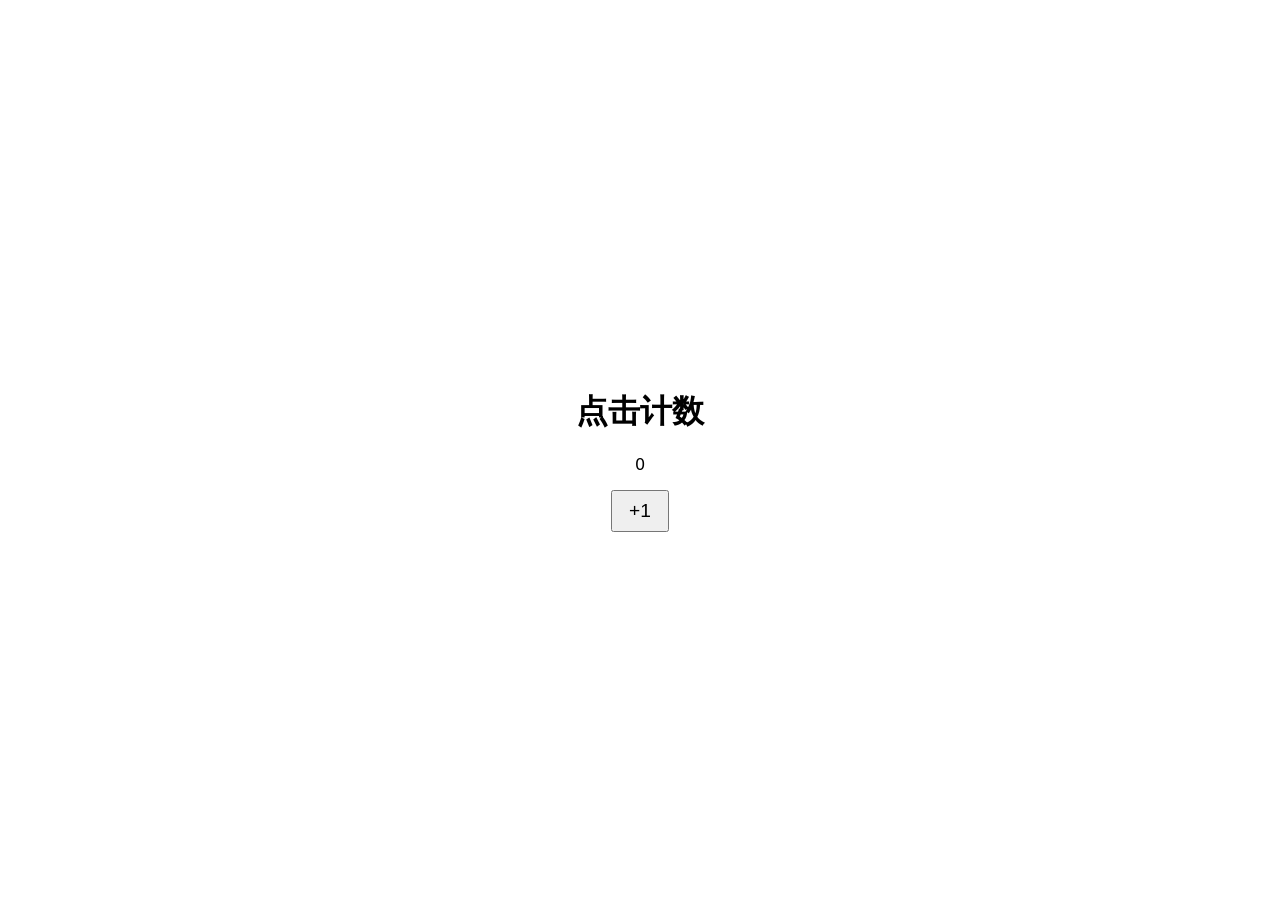
<file: index.html>
<!DOCTYPE html>
<html lang="zh-CN">
<head>
  <meta charset="UTF-8">
  <meta name="viewport" content="width=device-width, initial-scale=1.0">
  <title>web-demos · 计数器</title>
  <style>
    body { font-family: system-ui, sans-serif; display: grid; place-items: center; height: 100vh; margin: 0; }
    .card { text-align: center; }
    button { font-size: 1.2rem; padding: .5rem 1rem; cursor: pointer; }
  </style>
</head>
<body>
  <div class="card">
    <h1>点击计数</h1>
    <p id="count">0</p>
    <button id="btn">+1</button>
  </div>
  <script src="app.js"></script>
</body>
</html>
</file>
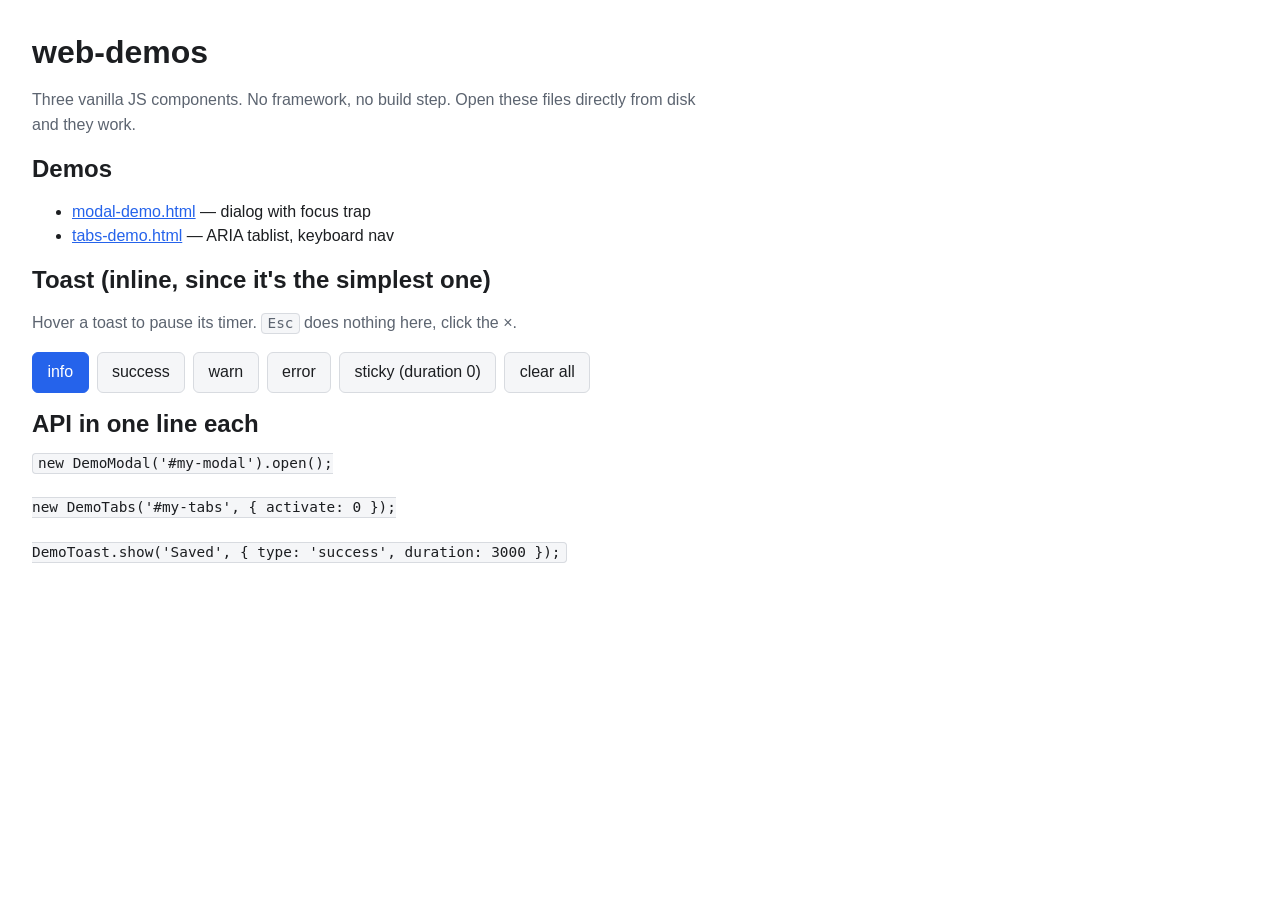
<file: examples/index.html>
<!DOCTYPE html>
<html lang="en">
<head>
  <meta charset="utf-8">
  <meta name="viewport" content="width=device-width, initial-scale=1">
  <title>web-demos</title>
  <link rel="stylesheet" href="../styles/base.css">
</head>
<body>
  <h1>web-demos</h1>
  <p class="muted">
    Three vanilla JS components. No framework, no build step. Open these files
    directly from disk and they work.
  </p>

  <div class="stack">
    <div>
      <h2>Demos</h2>
      <ul>
        <li><a href="modal-demo.html">modal-demo.html</a> &mdash; dialog with focus trap</li>
        <li><a href="tabs-demo.html">tabs-demo.html</a> &mdash; ARIA tablist, keyboard nav</li>
      </ul>
    </div>

    <div>
      <h2>Toast (inline, since it's the simplest one)</h2>
      <p class="muted">Hover a toast to pause its timer. <kbd>Esc</kbd> does nothing here, click the &times;.</p>
      <div class="row">
        <button class="btn btn--primary" data-toast="info">info</button>
        <button class="btn" data-toast="success">success</button>
        <button class="btn" data-toast="warn">warn</button>
        <button class="btn" data-toast="error">error</button>
        <button class="btn" id="sticky">sticky (duration 0)</button>
        <button class="btn" id="clear">clear all</button>
      </div>
    </div>

    <div>
      <h2>API in one line each</h2>
      <pre><code>new DemoModal('#my-modal').open();

new DemoTabs('#my-tabs', { activate: 0 });

DemoToast.show('Saved', { type: 'success', duration: 3000 });</code></pre>
    </div>
  </div>

  <script src="../components/toast.js"></script>
  <script>
    (function () {
      var messages = {
        info: 'Heads up, this is an info toast.',
        success: 'Saved. 3 rows written.',
        warn: 'Retrying in 5s. This is the 2nd attempt.',
        error: 'Upload failed: 413 Payload Too Large.'
      };

      document.querySelectorAll('[data-toast]').forEach(function (btn) {
        btn.addEventListener('click', function () {
          var type = btn.getAttribute('data-toast');
          DemoToast.show(messages[type], { type: type });
        });
      });

      document.getElementById('sticky').addEventListener('click', function () {
        DemoToast.show('This one stays until you close it.', { duration: 0 });
      });

      document.getElementById('clear').addEventListener('click', function () {
        DemoToast.clear();
      });
    })();
  </script>
</body>
</html>
</file>
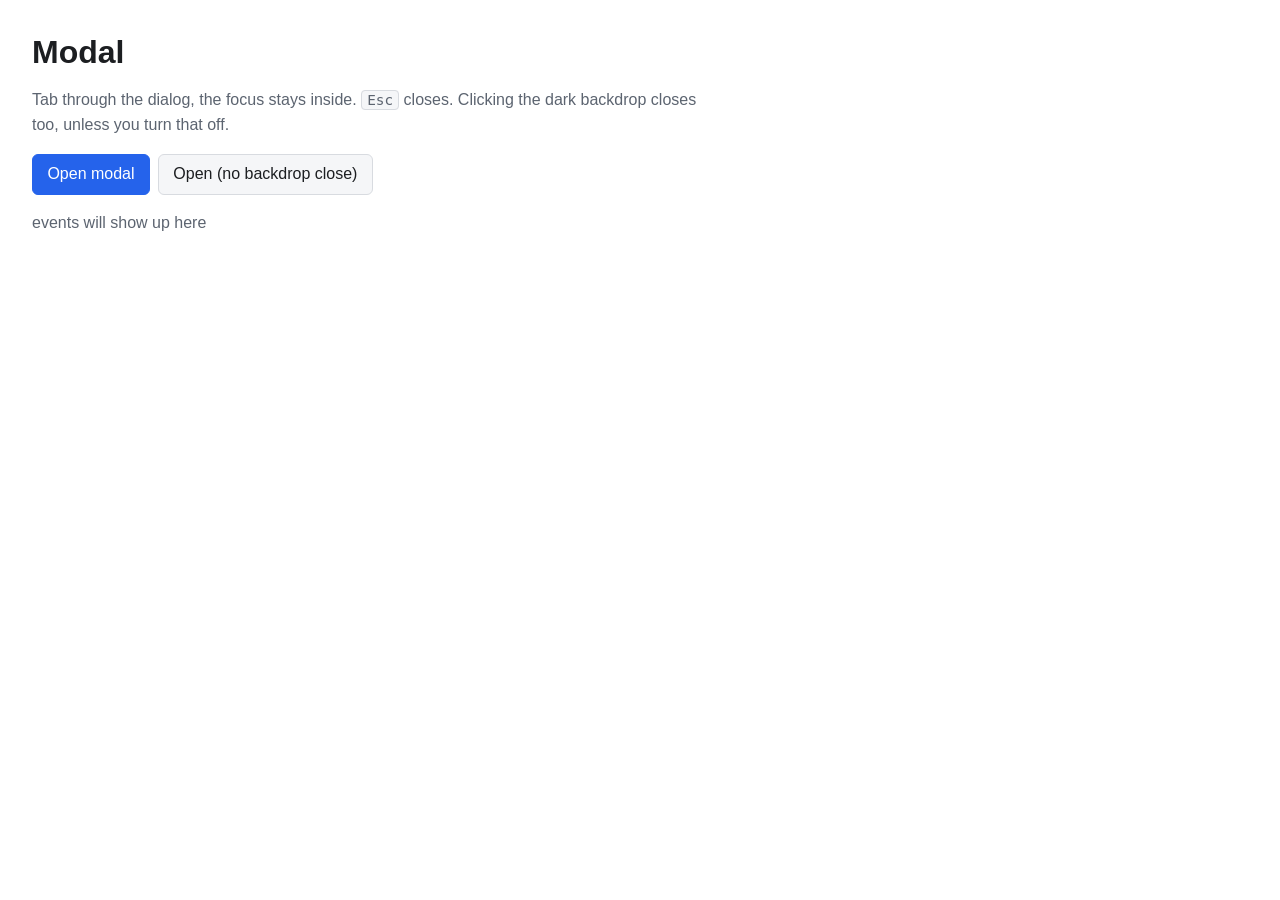
<file: examples/modal-demo.html>
<!DOCTYPE html>
<html lang="en">
<head>
  <meta charset="utf-8">
  <meta name="viewport" content="width=device-width, initial-scale=1">
  <title>modal demo</title>
  <link rel="stylesheet" href="../styles/base.css">
</head>
<body>
  <h1>Modal</h1>
  <p class="muted">
    Tab through the dialog, the focus stays inside. <kbd>Esc</kbd> closes.
    Clicking the dark backdrop closes too, unless you turn that off.
  </p>

  <div class="row">
    <button class="btn btn--primary" id="open-basic">Open modal</button>
    <button class="btn" id="open-no-backdrop">Open (no backdrop close)</button>
  </div>

  <p class="muted" id="log">events will show up here</p>

  <!-- A dialog with a couple of focusable elements so the trap is visible. -->
  <div class="modal" id="basic-modal" hidden>
    <div class="modal__dialog" role="dialog" aria-modal="true" aria-labelledby="basic-title">
      <h2 id="basic-title">Delete this record?</h2>
      <p>
        This is a demo, nothing gets deleted. The point is that focus starts on
        the first control, Tab wraps, and it goes back to the button you came from.
      </p>
      <div class="row">
        <button class="btn" data-modal-close>Cancel</button>
        <button class="btn btn--primary" id="confirm">Delete</button>
      </div>
    </div>
  </div>

  <!-- Same thing, but backdrop clicks do nothing. -->
  <div class="modal" id="strict-modal" hidden>
    <div class="modal__dialog" role="dialog" aria-modal="true" aria-labelledby="strict-title">
      <h2 id="strict-title">You have to pick a button</h2>
      <p>Backdrop click is disabled here (<code>closeOnBackdrop: false</code>).</p>
      <button class="btn" data-modal-close>Fine</button>
    </div>
  </div>

  <script src="../components/modal.js"></script>
  <script>
    (function () {
      var log = document.getElementById('log');
      function say(msg) { log.textContent = msg; }

      var basic = new DemoModal('#basic-modal', {
        onOpen: function () { say('modal:open fired'); },
        onClose: function () { say('modal:close fired'); }
      });

      var strict = new DemoModal('#strict-modal', { closeOnBackdrop: false });

      document.getElementById('open-basic').addEventListener('click', function () {
        basic.open();
      });
      document.getElementById('open-no-backdrop').addEventListener('click', function () {
        strict.open();
      });
      document.getElementById('confirm').addEventListener('click', function () {
        basic.close();
        DemoToastish('pretend we deleted something');
      });

      // The modal file doesn't ship a toast, so this is a lazy stand-in.
      function DemoToastish(msg) { say(msg); }

      // Same events, listened on document, in case you want a global handler.
      document.addEventListener('modal:open', function (e) {
        console.log('opened:', e.detail.modal.root.id);
      });
    })();
  </script>
</body>
</html>
</file>
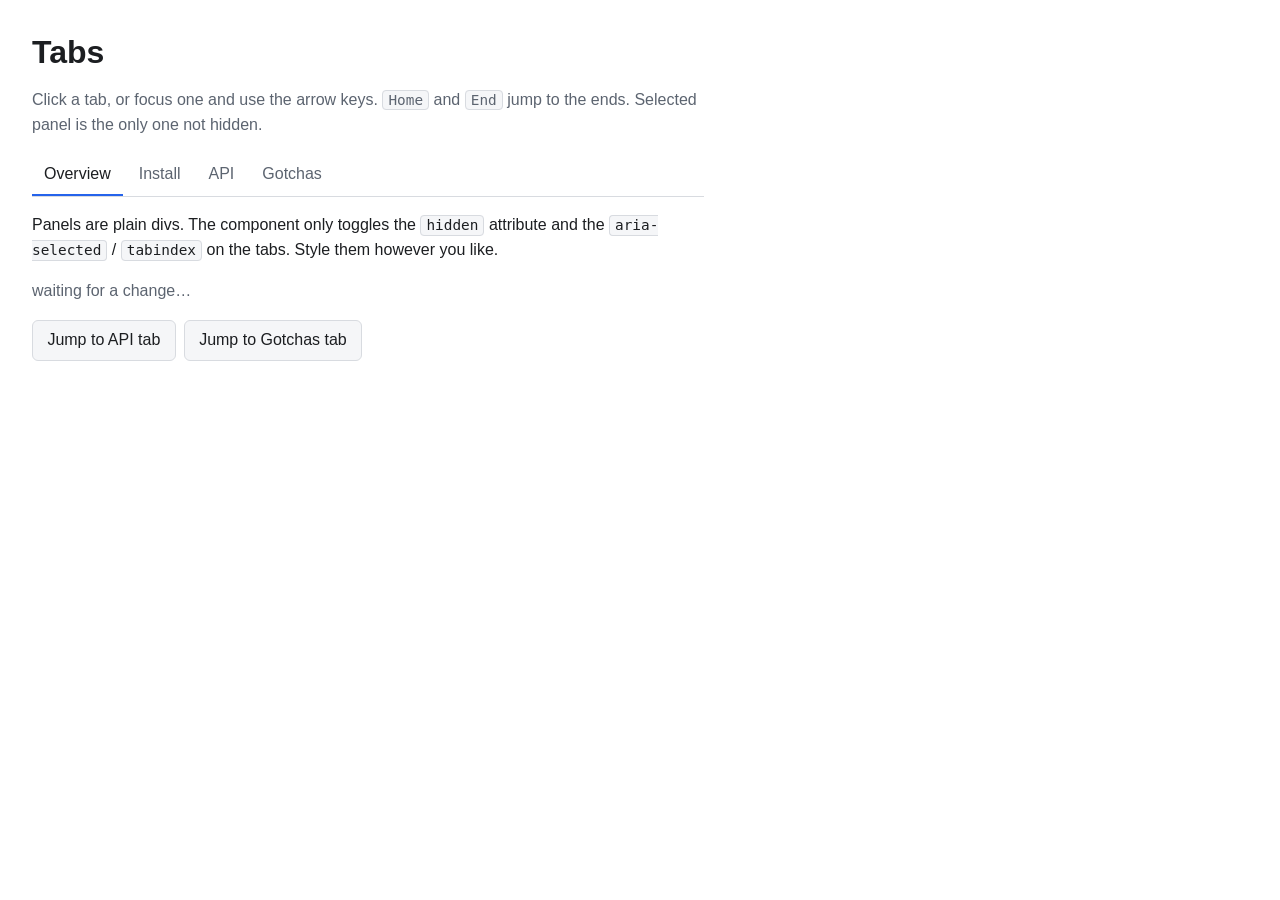
<file: examples/tabs-demo.html>
<!DOCTYPE html>
<html lang="en">
<head>
  <meta charset="utf-8">
  <meta name="viewport" content="width=device-width, initial-scale=1">
  <title>tabs demo</title>
  <link rel="stylesheet" href="../styles/base.css">
</head>
<body>
  <h1>Tabs</h1>
  <p class="muted">
    Click a tab, or focus one and use the arrow keys. <kbd>Home</kbd> and
    <kbd>End</kbd> jump to the ends. Selected panel is the only one not hidden.
  </p>

  <div class="tabs" id="demo-tabs">
    <div class="tabs__list" role="tablist" aria-label="Example tabs">
      <button role="tab" id="tab-overview" aria-controls="panel-overview" aria-selected="true">Overview</button>
      <button role="tab" id="tab-install" aria-controls="panel-install">Install</button>
      <button role="tab" id="tab-api" aria-controls="panel-api">API</button>
      <button role="tab" id="tab-gotchas" aria-controls="panel-gotchas">Gotchas</button>
    </div>

    <div role="tabpanel" id="panel-overview" aria-labelledby="tab-overview" tabindex="0">
      <p>
        Panels are plain divs. The component only toggles the <code>hidden</code>
        attribute and the <code>aria-selected</code> / <code>tabindex</code> on
        the tabs. Style them however you like.
      </p>
    </div>

    <div role="tabpanel" id="panel-install" aria-labelledby="tab-install" tabindex="0" hidden>
      <p>Drop the script in and construct it with a selector:</p>
      <pre><code>new DemoTabs('#demo-tabs', { activate: 0 });</code></pre>
    </div>

    <div role="tabpanel" id="panel-api" aria-labelledby="tab-api" tabindex="0" hidden>
      <ul>
        <li><code>select(index)</code> &mdash; 0-based</li>
        <li><code>selectById(tabElementId)</code> &mdash; handy for deep links</li>
        <li>event <code>tabs:change</code> with <code>detail.index</code>, <code>.panel</code>, <code>.previous</code></li>
        <li>option <code>orientation: 'vertical'</code> switches the arrow keys to Up/Down</li>
      </ul>
    </div>

    <div role="tabpanel" id="panel-gotchas" aria-labelledby="tab-gotchas" tabindex="0" hidden>
      <p>
        Every tab needs a matching panel via <code>aria-controls</code>. If one
        is missing the constructor throws instead of failing silently. I'd
        rather find out immediately.
      </p>
    </div>
  </div>

  <p class="muted" id="log">waiting for a change&hellip;</p>

  <div class="row">
    <button class="btn" id="goto-api">Jump to API tab</button>
    <button class="btn" id="goto-gotchas">Jump to Gotchas tab</button>
  </div>

  <script src="../components/tabs.js"></script>
  <script>
    (function () {
      var log = document.getElementById('log');

      var tabs = new DemoTabs('#demo-tabs', { activate: 0 });

      tabs.root.addEventListener('tabs:change', function (e) {
        log.textContent = 'changed to "' + e.detail.tab.textContent +
          '" (was index ' + e.detail.previous + ')';
      });

      document.getElementById('goto-api').addEventListener('click', function () {
        tabs.selectById('tab-api');
        document.getElementById('tab-api').focus();
      });
      document.getElementById('goto-gotchas').addEventListener('click', function () {
        tabs.selectById('tab-gotchas');
        document.getElementById('tab-gotchas').focus();
      });
    })();
  </script>
</body>
</html>
</file>
<file: styles/base.css>
/* base.css - the only stylesheet in this repo. Variables, a tiny reset, a few
 * utilities, and the default looks for the three components. Roughly 150
 * lines. If you want a theme, override the variables, don't edit this file.
 */

:root {
  --bg: #ffffff;
  --bg-subtle: #f5f6f8;
  --fg: #1c1e21;
  --fg-muted: #5c6470;
  --border: #d8dbe0;
  --accent: #2563eb;
  --accent-fg: #ffffff;
  --danger: #b91c1c;
  --success: #15803d;
  --warn: #b45309;

  --radius: 6px;
  --radius-lg: 10px;
  --shadow: 0 1px 2px rgba(0, 0, 0, 0.06), 0 8px 24px rgba(0, 0, 0, 0.08);
  --space: 16px;
  --font: -apple-system, BlinkMacSystemFont, "Segoe UI", Roboto, Helvetica, Arial, sans-serif;
  --mono: ui-monospace, SFMono-Regular, "SF Mono", Menlo, Consolas, monospace;
}

@media (prefers-color-scheme: dark) {
  :root {
    --bg: #16181c;
    --bg-subtle: #1f2227;
    --fg: #e8eaed;
    --fg-muted: #9aa1ac;
    --border: #33373d;
    --accent: #5b8def;
    --shadow: 0 1px 2px rgba(0, 0, 0, 0.4), 0 8px 24px rgba(0, 0, 0, 0.5);
  }
}

*,
*::before,
*::after {
  box-sizing: border-box;
}

body {
  margin: 0;
  padding: 2rem;
  background: var(--bg);
  color: var(--fg);
  font-family: var(--font);
  line-height: 1.55;
  max-width: 46rem;
}

h1, h2, h3 {
  line-height: 1.25;
  margin: 0 0 0.5rem;
}

code, kbd {
  font-family: var(--mono);
  font-size: 0.9em;
  background: var(--bg-subtle);
  border: 1px solid var(--border);
  border-radius: 4px;
  padding: 0.1em 0.35em;
}

a { color: var(--accent); }

/* --- utilities ---------------------------------------------------------- */

.stack > * + * { margin-top: var(--space); }
.row { display: flex; gap: 0.5rem; align-items: center; flex-wrap: wrap; }
.muted { color: var(--fg-muted); }

.sr-only {
  position: absolute;
  width: 1px;
  height: 1px;
  padding: 0;
  margin: -1px;
  overflow: hidden;
  clip: rect(0 0 0 0);
  white-space: nowrap;
  border: 0;
}

.btn {
  font: inherit;
  padding: 0.45rem 0.9rem;
  border: 1px solid var(--border);
  border-radius: var(--radius);
  background: var(--bg-subtle);
  color: var(--fg);
  cursor: pointer;
}
.btn:hover { border-color: var(--accent); }
.btn--primary {
  background: var(--accent);
  border-color: var(--accent);
  color: var(--accent-fg);
}
.btn:focus-visible,
[role="tab"]:focus-visible {
  outline: 2px solid var(--accent);
  outline-offset: 2px;
}

/* Lock scroll while a modal is open. */
body.has-modal { overflow: hidden; }

/* --- modal -------------------------------------------------------------- */

.modal {
  position: fixed;
  inset: 0;
  display: grid;
  place-items: center;
  background: rgba(0, 0, 0, 0.45);
  z-index: 100;
  padding: var(--space);
}
.modal[hidden] { display: none; }

.modal__dialog {
  background: var(--bg);
  border-radius: var(--radius-lg);
  box-shadow: var(--shadow);
  padding: 1.25rem 1.5rem;
  max-width: 26rem;
  width: 100%;
}
.modal__dialog > :last-child { margin-bottom: 0; }

/* --- tabs --------------------------------------------------------------- */

.tabs__list {
  display: flex;
  gap: 0.25rem;
  border-bottom: 1px solid var(--border);
  margin-bottom: var(--space);
}

[role="tab"] {
  font: inherit;
  background: none;
  border: 0;
  border-bottom: 2px solid transparent;
  padding: 0.5rem 0.75rem;
  color: var(--fg-muted);
  cursor: pointer;
}
[role="tab"][aria-selected="true"] {
  color: var(--fg);
  border-bottom-color: var(--accent);
}

[role="tabpanel"][hidden] { display: none; }

/* --- toast -------------------------------------------------------------- */

.toast-stack {
  position: fixed;
  right: 1rem;
  bottom: 1rem;
  display: flex;
  flex-direction: column;
  gap: 0.5rem;
  z-index: 200;
  max-width: min(22rem, calc(100vw - 2rem));
}

.toast {
  display: flex;
  align-items: flex-start;
  gap: 0.75rem;
  padding: 0.6rem 0.75rem;
  background: var(--bg);
  border: 1px solid var(--border);
  border-left: 3px solid var(--fg-muted);
  border-radius: var(--radius);
  box-shadow: var(--shadow);
  font-size: 0.92rem;
}
.toast--success { border-left-color: var(--success); }
.toast--error { border-left-color: var(--danger); }
.toast--warn { border-left-color: var(--warn); }
.toast--info { border-left-color: var(--accent); }

.toast__text { flex: 1; }

.toast__close {
  border: 0;
  background: none;
  color: var(--fg-muted);
  font-size: 1.1rem;
  line-height: 1;
  cursor: pointer;
  padding: 0 0.15rem;
}
.toast__close:hover { color: var(--fg); }

@media (prefers-reduced-motion: reduce) {
  * { animation: none !important; transition: none !important; }
}
</file>
